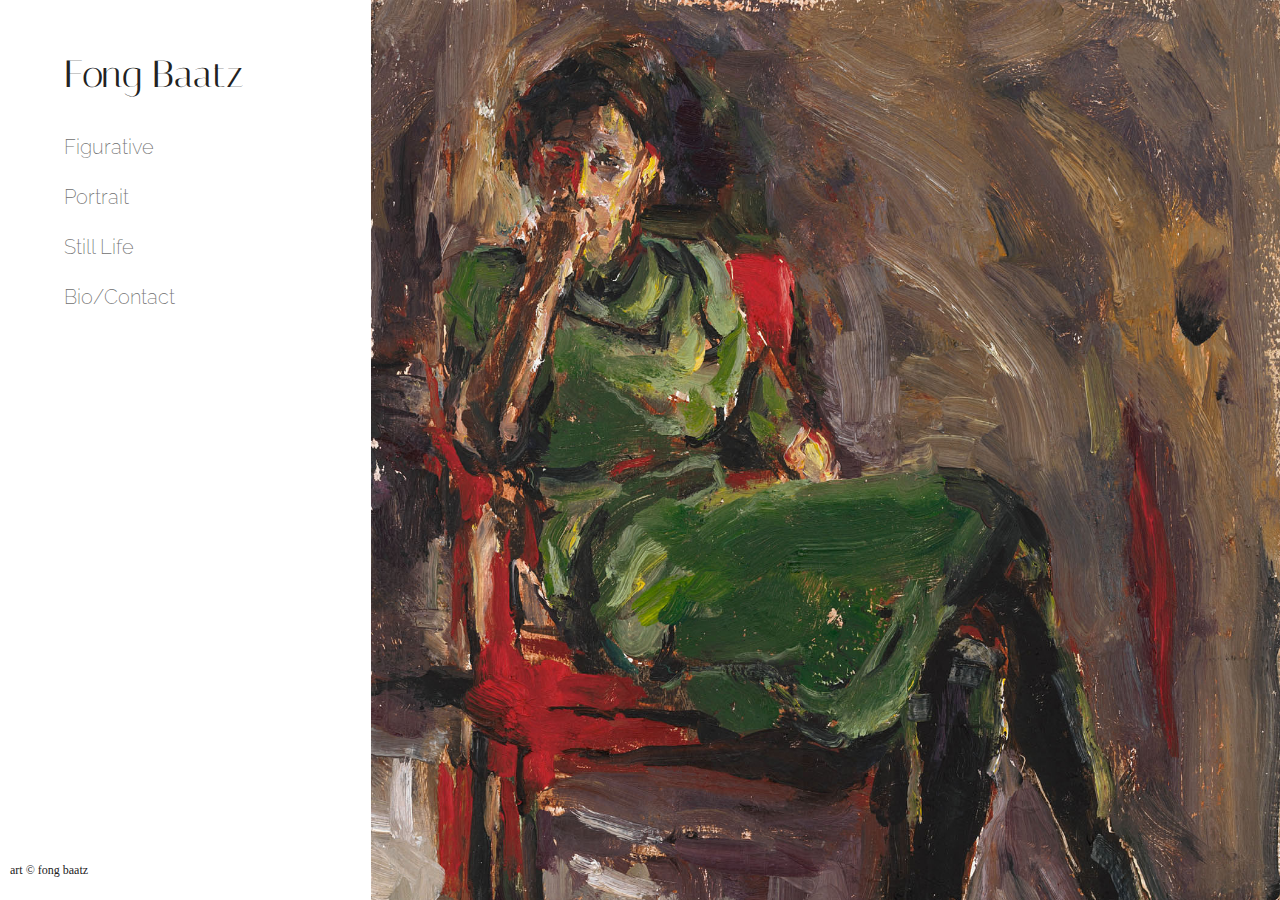
<file: index.html>
<!DOCTYPE html>
<!-- website by nadine. see more at endian.me -->
<!-- is this updating? :/ -->
<html lang="en">
<head>
  <title>fong baatz portfolio</title>
  <meta name="viewport" content="width=device-width, initial-scale=1">
  <meta http-equiv="content-type" content="text/html; charset=UTF-8" /> 
    <link rel="icon" href="favico.png" type="image/x-icon"/>
    <link rel="shortcut-icon" type="image/x-icon" href="images/favicon.ico"/>

    <link rel="stylesheet" href="styles/styles.css" type="text/css"/>
    <link rel="stylesheet" href="fancybox/source/jquery.fancybox.css" type="text/css" media="screen" />
    <script type="text/javascript" src="scripts/jquery-1.8.3.min.js"></script>
    <script type="text/javascript" src="scripts/scripts.js"></script>
    <script type="text/javascript" src="fancybox/source/jquery.fancybox.pack.js"></script>
    <link href='http://fonts.googleapis.com/css?family=Italiana|Raleway:400,200' rel='stylesheet' type='text/css'>

    <script type="text/javascript">
      var _gaq = _gaq || [];
      _gaq.push(['_setAccount', 'UA-4623377-4']);
      _gaq.push(['_trackPageview']);

     (function() {
       var ga = document.createElement('script'); ga.type = 'text/javascript'; ga.async = true;
       ga.src = ('https:' == document.location.protocol ? 'https://ssl' : 'http://www') + '.google-analytics.com/ga.js';
       var s = document.getElementsByTagName('script')[0]; s.parentNode.insertBefore(ga, s);
     })();
  </script>
</head>
<body>
  <div id="super-splash">
    <div class='splash' id="left">
      <h1>Fong Baatz</h1>
      <ul id="nav">
        <li><a href="figurative.html">Figurative</a></li>
        <li><a href="portrait.html">Portrait</a></li>
        <li><a href="stilllife.html">Still Life</a></li>
        <li><a href="biography.html">Bio/Contact</a></li>
      </ul> 
      <div id="copyright"> art &copy; fong baatz </div>
    </div>
    <div class='splash' id="right"></div>
  </div>
</body>
</html>
</file>
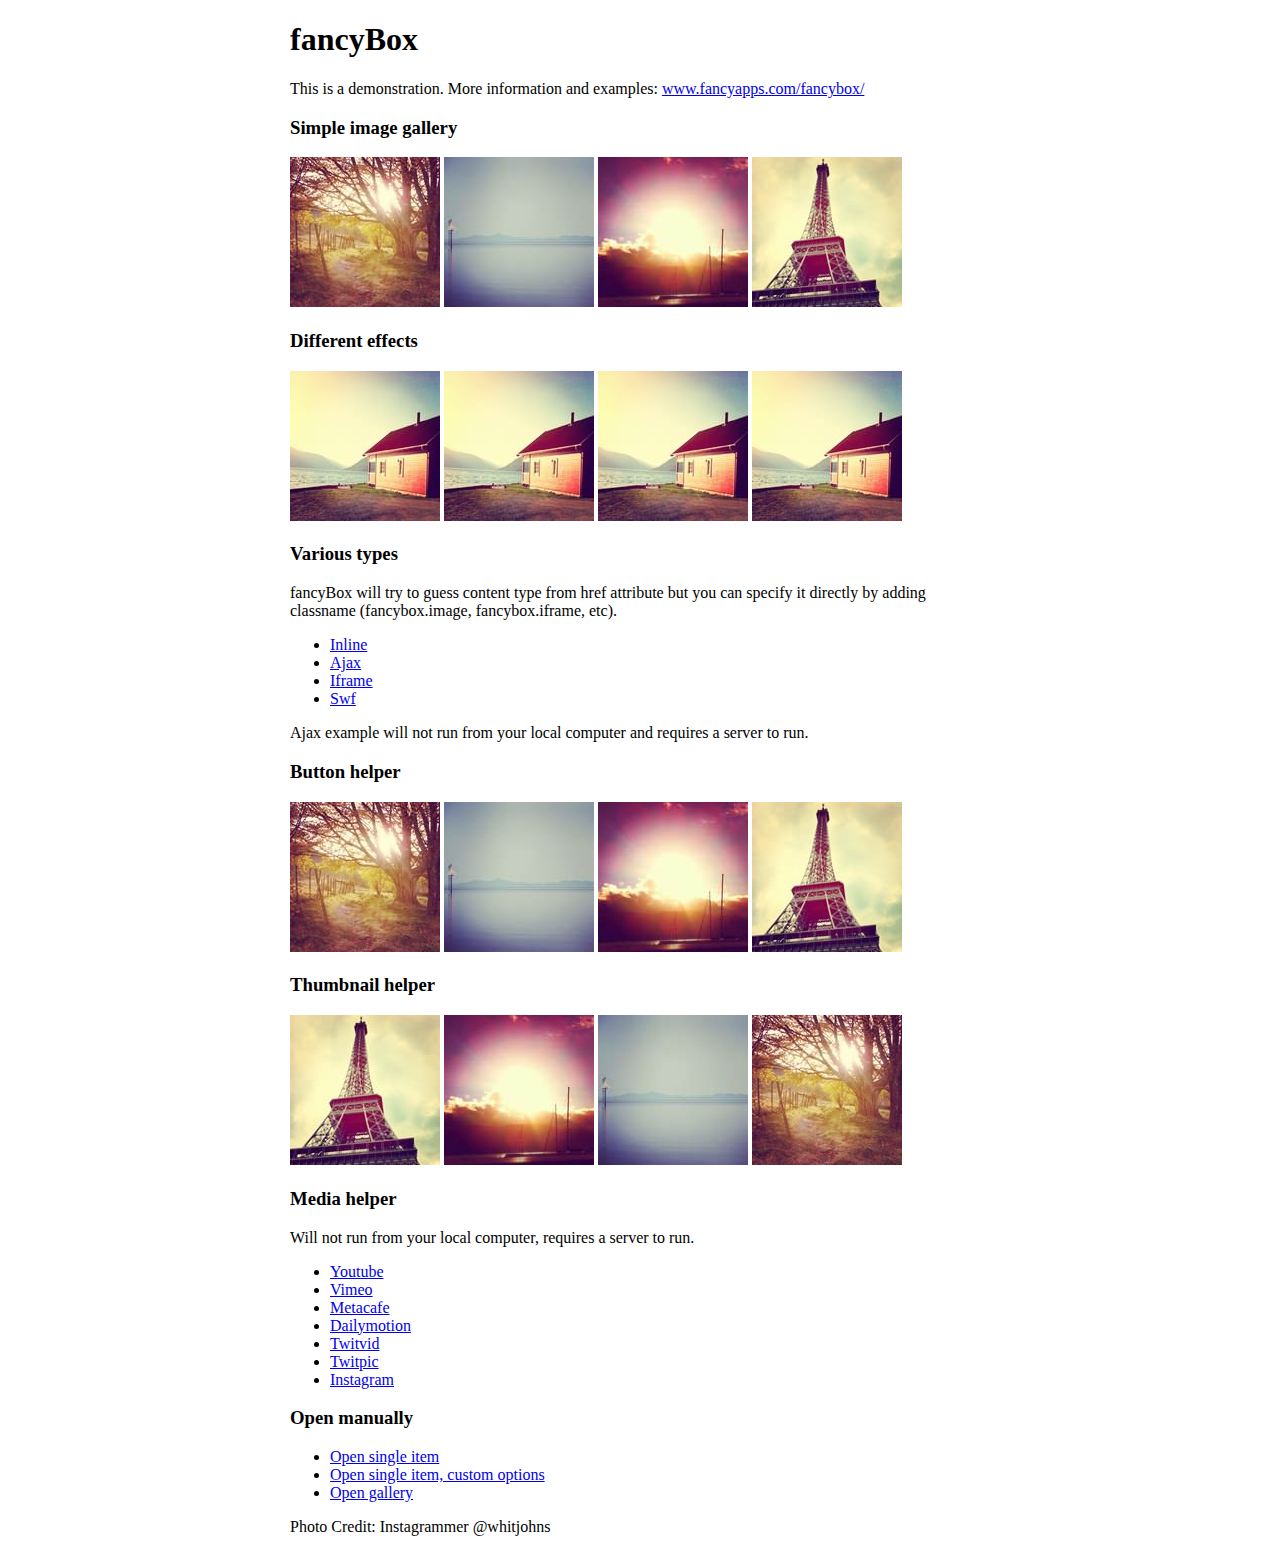
<file: fancybox/demo/index.html>
<!DOCTYPE html>
<html>
<head>
	<title>fancyBox - Fancy jQuery Lightbox Alternative | Demonstration</title>
	<meta http-equiv="Content-Type" content="text/html; charset=UTF-8" />

	<!-- Add jQuery library -->
	<script type="text/javascript" src="../lib/jquery-1.10.1.min.js"></script>

	<!-- Add mousewheel plugin (this is optional) -->
	<script type="text/javascript" src="../lib/jquery.mousewheel-3.0.6.pack.js"></script>

	<!-- Add fancyBox main JS and CSS files -->
	<script type="text/javascript" src="../source/jquery.fancybox.js?v=2.1.5"></script>
	<link rel="stylesheet" type="text/css" href="../source/jquery.fancybox.css?v=2.1.5" media="screen" />

	<!-- Add Button helper (this is optional) -->
	<link rel="stylesheet" type="text/css" href="../source/helpers/jquery.fancybox-buttons.css?v=1.0.5" />
	<script type="text/javascript" src="../source/helpers/jquery.fancybox-buttons.js?v=1.0.5"></script>

	<!-- Add Thumbnail helper (this is optional) -->
	<link rel="stylesheet" type="text/css" href="../source/helpers/jquery.fancybox-thumbs.css?v=1.0.7" />
	<script type="text/javascript" src="../source/helpers/jquery.fancybox-thumbs.js?v=1.0.7"></script>

	<!-- Add Media helper (this is optional) -->
	<script type="text/javascript" src="../source/helpers/jquery.fancybox-media.js?v=1.0.6"></script>

	<script type="text/javascript">
		$(document).ready(function() {
			/*
			 *  Simple image gallery. Uses default settings
			 */

			$('.fancybox').fancybox();

			/*
			 *  Different effects
			 */

			// Change title type, overlay closing speed
			$(".fancybox-effects-a").fancybox({
				helpers: {
					title : {
						type : 'outside'
					},
					overlay : {
						speedOut : 0
					}
				}
			});

			// Disable opening and closing animations, change title type
			$(".fancybox-effects-b").fancybox({
				openEffect  : 'none',
				closeEffect	: 'none',

				helpers : {
					title : {
						type : 'over'
					}
				}
			});

			// Set custom style, close if clicked, change title type and overlay color
			$(".fancybox-effects-c").fancybox({
				wrapCSS    : 'fancybox-custom',
				closeClick : true,

				openEffect : 'none',

				helpers : {
					title : {
						type : 'inside'
					},
					overlay : {
						css : {
							'background' : 'rgba(238,238,238,0.85)'
						}
					}
				}
			});

			// Remove padding, set opening and closing animations, close if clicked and disable overlay
			$(".fancybox-effects-d").fancybox({
				padding: 0,

				openEffect : 'elastic',
				openSpeed  : 150,

				closeEffect : 'elastic',
				closeSpeed  : 150,

				closeClick : true,

				helpers : {
					overlay : null
				}
			});

			/*
			 *  Button helper. Disable animations, hide close button, change title type and content
			 */

			$('.fancybox-buttons').fancybox({
				openEffect  : 'none',
				closeEffect : 'none',

				prevEffect : 'none',
				nextEffect : 'none',

				closeBtn  : false,

				helpers : {
					title : {
						type : 'inside'
					},
					buttons	: {}
				},

				afterLoad : function() {
					this.title = 'Image ' + (this.index + 1) + ' of ' + this.group.length + (this.title ? ' - ' + this.title : '');
				}
			});


			/*
			 *  Thumbnail helper. Disable animations, hide close button, arrows and slide to next gallery item if clicked
			 */

			$('.fancybox-thumbs').fancybox({
				prevEffect : 'none',
				nextEffect : 'none',

				closeBtn  : false,
				arrows    : false,
				nextClick : true,

				helpers : {
					thumbs : {
						width  : 50,
						height : 50
					}
				}
			});

			/*
			 *  Media helper. Group items, disable animations, hide arrows, enable media and button helpers.
			*/
			$('.fancybox-media')
				.attr('rel', 'media-gallery')
				.fancybox({
					openEffect : 'none',
					closeEffect : 'none',
					prevEffect : 'none',
					nextEffect : 'none',

					arrows : false,
					helpers : {
						media : {},
						buttons : {}
					}
				});

			/*
			 *  Open manually
			 */

			$("#fancybox-manual-a").click(function() {
				$.fancybox.open('1_b.jpg');
			});

			$("#fancybox-manual-b").click(function() {
				$.fancybox.open({
					href : 'iframe.html',
					type : 'iframe',
					padding : 5
				});
			});

			$("#fancybox-manual-c").click(function() {
				$.fancybox.open([
					{
						href : '1_b.jpg',
						title : 'My title'
					}, {
						href : '2_b.jpg',
						title : '2nd title'
					}, {
						href : '3_b.jpg'
					}
				], {
					helpers : {
						thumbs : {
							width: 75,
							height: 50
						}
					}
				});
			});


		});
	</script>
	<style type="text/css">
		.fancybox-custom .fancybox-skin {
			box-shadow: 0 0 50px #222;
		}

		body {
			max-width: 700px;
			margin: 0 auto;
		}
	</style>
</head>
<body>
	<h1>fancyBox</h1>

	<p>This is a demonstration. More information and examples: <a href="http://fancyapps.com/fancybox/">www.fancyapps.com/fancybox/</a></p>

	<h3>Simple image gallery</h3>
	<p>
		<a class="fancybox" href="1_b.jpg" data-fancybox-group="gallery" title="Lorem ipsum dolor sit amet"><img src="1_s.jpg" alt="" /></a>

		<a class="fancybox" href="2_b.jpg" data-fancybox-group="gallery" title="Etiam quis mi eu elit temp"><img src="2_s.jpg" alt="" /></a>

		<a class="fancybox" href="3_b.jpg" data-fancybox-group="gallery" title="Cras neque mi, semper leon"><img src="3_s.jpg" alt="" /></a>

		<a class="fancybox" href="4_b.jpg" data-fancybox-group="gallery" title="Sed vel sapien vel sem uno"><img src="4_s.jpg" alt="" /></a>
	</p>

	<h3>Different effects</h3>
	<p>
		<a class="fancybox-effects-a" href="5_b.jpg" title="Lorem ipsum dolor sit amet, consectetur adipiscing elit"><img src="5_s.jpg" alt="" /></a>

		<a class="fancybox-effects-b" href="5_b.jpg" title="Lorem ipsum dolor sit amet, consectetur adipiscing elit"><img src="5_s.jpg" alt="" /></a>

		<a class="fancybox-effects-c" href="5_b.jpg" title="Lorem ipsum dolor sit amet, consectetur adipiscing elit"><img src="5_s.jpg" alt="" /></a>

		<a class="fancybox-effects-d" href="5_b.jpg" title="Lorem ipsum dolor sit amet, consectetur adipiscing elit"><img src="5_s.jpg" alt="" /></a>
	</p>

	<h3>Various types</h3>
	<p>
		fancyBox will try to guess content type from href attribute but you can specify it directly by adding classname (fancybox.image, fancybox.iframe, etc).
	</p>
	<ul>
		<li><a class="fancybox" href="#inline1" title="Lorem ipsum dolor sit amet">Inline</a></li>
		<li><a class="fancybox fancybox.ajax" href="ajax.txt">Ajax</a></li>
		<li><a class="fancybox fancybox.iframe" href="iframe.html">Iframe</a></li>
		<li><a class="fancybox" href="http://www.adobe.com/jp/events/cs3_web_edition_tour/swfs/perform.swf">Swf</a></li>
	</ul>

	<div id="inline1" style="width:400px;display: none;">
		<h3>Etiam quis mi eu elit</h3>
		<p>
			Lorem ipsum dolor sit amet, consectetur adipiscing elit. Etiam quis mi eu elit tempor facilisis id et neque. Nulla sit amet sem sapien. Vestibulum imperdiet porta ante ac ornare. Nulla et lorem eu nibh adipiscing ultricies nec at lacus. Cras laoreet ultricies sem, at blandit mi eleifend aliquam. Nunc enim ipsum, vehicula non pretium varius, cursus ac tortor. Vivamus fringilla congue laoreet. Quisque ultrices sodales orci, quis rhoncus justo auctor in. Phasellus dui eros, bibendum eu feugiat ornare, faucibus eu mi. Nunc aliquet tempus sem, id aliquam diam varius ac. Maecenas nisl nunc, molestie vitae eleifend vel, iaculis sed magna. Aenean tempus lacus vitae orci posuere porttitor eget non felis. Donec lectus elit, aliquam nec eleifend sit amet, vestibulum sed nunc.
		</p>
	</div>

	<p>
		Ajax example will not run from your local computer and requires a server to run.
	</p>

	<h3>Button helper</h3>
	<p>
		<a class="fancybox-buttons" data-fancybox-group="button" href="1_b.jpg"><img src="1_s.jpg" alt="" /></a>

		<a class="fancybox-buttons" data-fancybox-group="button" href="2_b.jpg"><img src="2_s.jpg" alt="" /></a>

		<a class="fancybox-buttons" data-fancybox-group="button" href="3_b.jpg"><img src="3_s.jpg" alt="" /></a>

		<a class="fancybox-buttons" data-fancybox-group="button" href="4_b.jpg"><img src="4_s.jpg" alt="" /></a>
	</p>

	<h3>Thumbnail helper</h3>
	<p>
		<a class="fancybox-thumbs" data-fancybox-group="thumb" href="4_b.jpg"><img src="4_s.jpg" alt="" /></a>

		<a class="fancybox-thumbs" data-fancybox-group="thumb" href="3_b.jpg"><img src="3_s.jpg" alt="" /></a>

		<a class="fancybox-thumbs" data-fancybox-group="thumb" href="2_b.jpg"><img src="2_s.jpg" alt="" /></a>

		<a class="fancybox-thumbs" data-fancybox-group="thumb" href="1_b.jpg"><img src="1_s.jpg" alt="" /></a>
	</p>

	<h3>Media helper</h3>
	<p>
		Will not run from your local computer, requires a server to run.
	</p>

	<ul>
		<li><a class="fancybox-media" href="http://www.youtube.com/watch?v=opj24KnzrWo">Youtube</a></li>
		<li><a class="fancybox-media" href="http://vimeo.com/47480346">Vimeo</a></li>
		<li><a class="fancybox-media" href="http://www.metacafe.com/watch/7635964/">Metacafe</a></li>
		<li><a class="fancybox-media" href="http://www.dailymotion.com/video/xoeylt_electric-guest-this-head-i-hold_music">Dailymotion</a></li>
		<li><a class="fancybox-media" href="http://twitvid.com/QY7MD">Twitvid</a></li>
		<li><a class="fancybox-media" href="http://twitpic.com/7p93st">Twitpic</a></li>
		<li><a class="fancybox-media" href="http://instagr.am/p/IejkuUGxQn">Instagram</a></li>
	</ul>

	<h3>Open manually</h3>
	<ul>
		<li><a id="fancybox-manual-a" href="javascript:;">Open single item</a></li>
		<li><a id="fancybox-manual-b" href="javascript:;">Open single item, custom options</a></li>
		<li><a id="fancybox-manual-c" href="javascript:;">Open gallery</a></li>
	</ul>

	<p>
		Photo Credit: Instagrammer @whitjohns
	</p>
</body>
</html>
</file>
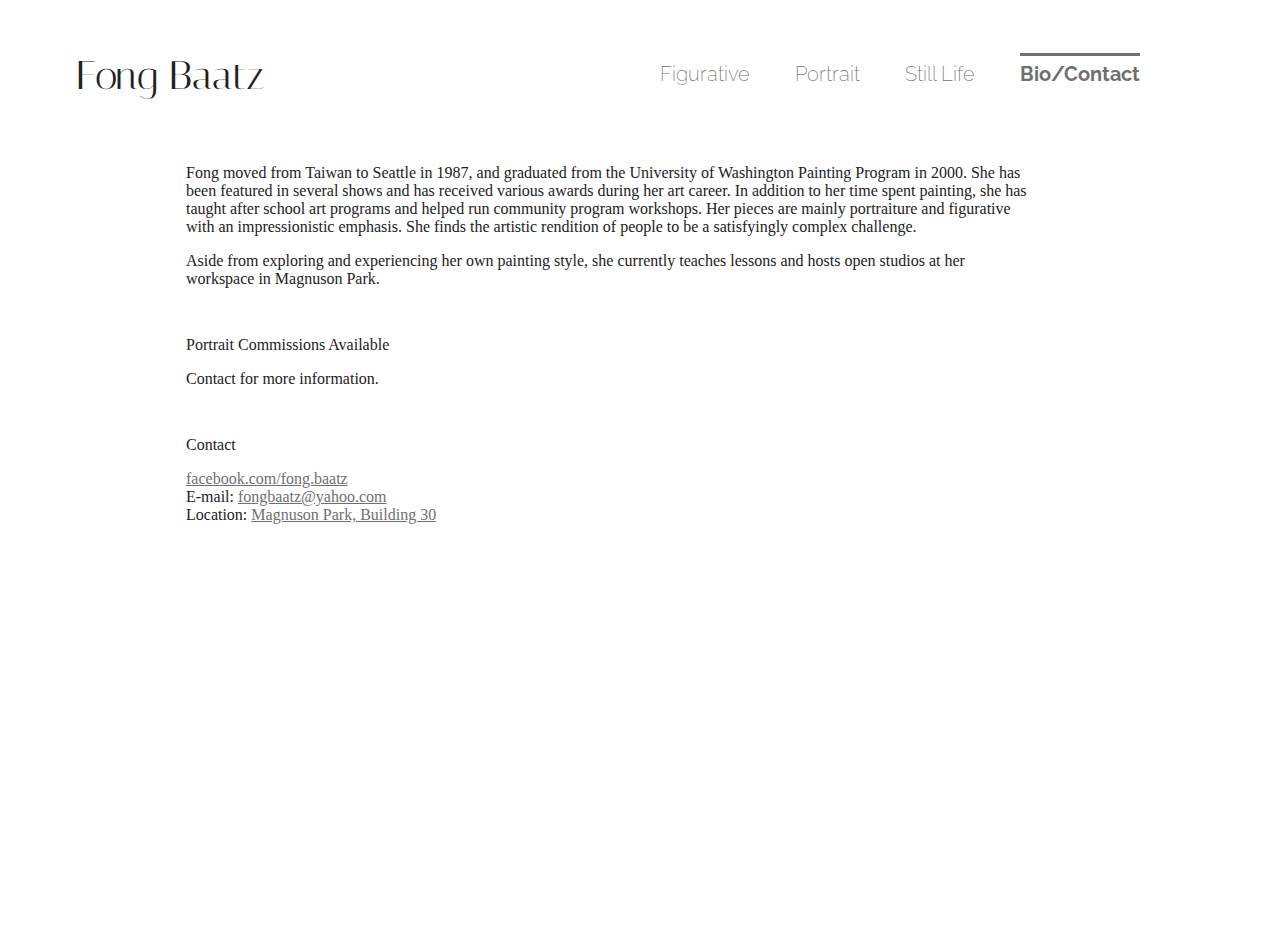
<file: biography.html>
<!DOCTYPE html>
<!-- website by nadine. see more at endian.me -->
<html lang="en">
<head>
  <title>fong baatz portfolio</title>
  <meta content="width=320,initial-scale=1,maximum-scale=1" name="viewport">
  <meta http-equiv="content-type" content="text/html; charset=UTF-8" /> 
    <link rel="icon" href="favico.png" type="image/x-icon"/>
    <link rel="shortcut-icon" type="image/x-icon" href="images/favicon.ico"/>

    <link rel="stylesheet" href="styles/styles.css" type="text/css"/>
    <link rel="stylesheet" href="fancybox/source/jquery.fancybox.css" type="text/css" media="screen" />
    <script type="text/javascript" src="scripts/jquery-1.8.3.min.js"></script>
    <script type="text/javascript" src="scripts/scripts.js"></script>
    <script type="text/javascript" src="fancybox/source/jquery.fancybox.pack.js"></script>
    <link href='http://fonts.googleapis.com/css?family=Italiana|Raleway:400,200' rel='stylesheet' type='text/css'>

    <script type="text/javascript">
      var _gaq = _gaq || [];
      _gaq.push(['_setAccount', 'UA-4623377-4']);
      _gaq.push(['_trackPageview']);

     (function() {
       var ga = document.createElement('script'); ga.type = 'text/javascript'; ga.async = true;
       ga.src = ('https:' == document.location.protocol ? 'https://ssl' : 'http://www') + '.google-analytics.com/ga.js';
       var s = document.getElementsByTagName('script')[0]; s.parentNode.insertBefore(ga, s);
     })();
  </script>
</head>
<body>
  <div id="header" class="internal">
    <a href="index.html"><h1>Fong Baatz</h1></a>
    <ul id="nav">
      <li><a href="figurative.html">Figurative</a></li>
      <li><a href="portrait.html">Portrait</a></li>
      <li><a href="stilllife.html">Still Life</a></li>
      <li><a class="active" href="biography.html">Bio/Contact</a></li>
    </ul> 
  </div>
  <div id="container">
  <p>Fong moved from Taiwan to Seattle in 1987, and graduated from the University of Washington Painting Program in 2000. She has been featured in several shows and has received various awards during her art career. In addition to her time spent painting, she has taught after school art programs and helped run community program workshops. Her pieces are mainly portraiture and figurative with an impressionistic emphasis. She finds the artistic rendition of people to be a satisfyingly complex challenge.  </p>

  <p>Aside from exploring and experiencing her own painting style, she currently teaches lessons and hosts open studios at her workspace in Magnuson Park.  </p>

  <h2 class="contact">Portrait Commissions Available</h2>
  <p>
    Contact for more information.
  </p>

  <h2 class="contact">Contact</h2>
  <p>
  <a href="http://facebook.com/fong.baatz" target="_new">facebook.com/fong.baatz</a><br/>
  E-mail: <a href="mailto:fongbaatz@yahoo.com">fongbaatz@yahoo.com</a></br>
  Location: <a href="https://www.google.com/maps/preview#!q=Plant+Amnesty&data=!1m4!1m3!1d1284!2d-122.2617438!3d47.6825221!4m32!2m14!1m13!1s0x0%3A0xef84f511437cffa9!3m8!1m3!1d1284!2d-122.2615132!3d47.6827026!3m2!1i1273!2i734!4f13.1!4m2!3d47.682693!4d-122.2606337!5m16!2m15!1m14!1s0x5490130a2c4843e7%3A0x613bb9df75359633!2smagnuson+park+building+30!3m8!1m3!1d2567!2d-122.2608346!3d47.6812562!3m2!1i1273!2i734!4f13.1!4m2!3d47.681353!4d-122.259335" target="_new">Magnuson Park, Building 30</a>
  </p>

  </div>
</body>
</html>
</file>
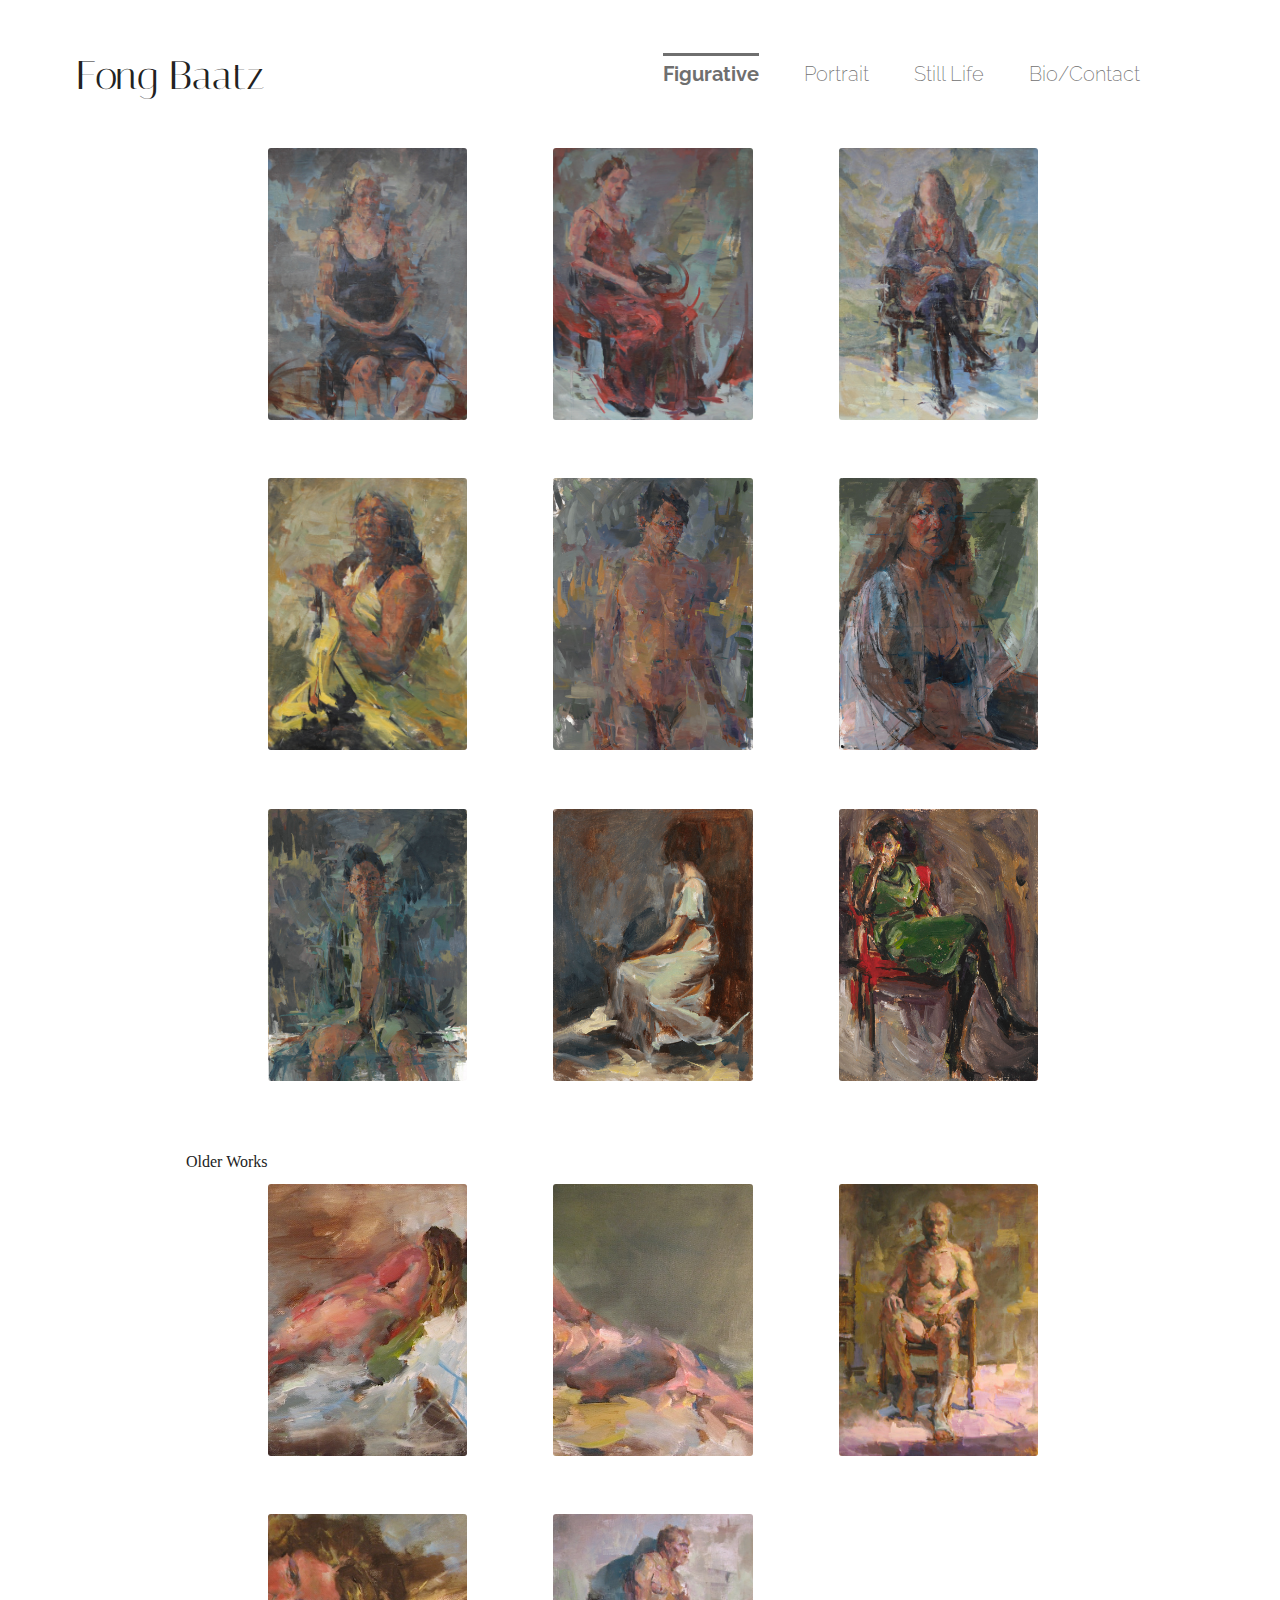
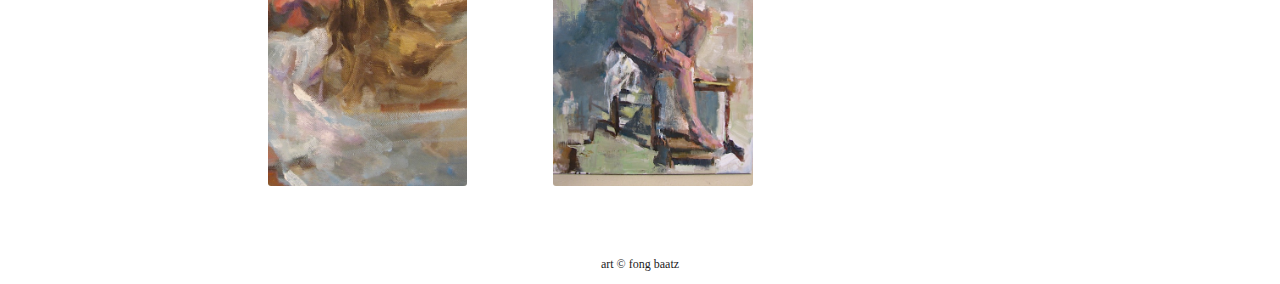
<file: figurative.html>
<!DOCTYPE html>
<!-- website by nadine. see more at endian.me -->
<html lang="en">
<head>
  <title>fong baatz portfolio</title>
  <meta content="width=320,initial-scale=1,maximum-scale=1" name="viewport">
  <meta http-equiv="content-type" content="text/html; charset=UTF-8" /> 
    <link rel="icon" href="favico.png" type="image/x-icon"/>
    <link rel="shortcut-icon" type="image/x-icon" href="images/favicon.ico"/>

    <link rel="stylesheet" href="styles/styles.css" type="text/css"/>
    <link rel="stylesheet" href="fancybox/source/jquery.fancybox.css" type="text/css" media="screen" />
    <script type="text/javascript" src="scripts/jquery-1.8.3.min.js"></script>
    <script type="text/javascript" src="scripts/scripts.js"></script>
    <script type="text/javascript" src="fancybox/source/jquery.fancybox.pack.js"></script>
    <link href='http://fonts.googleapis.com/css?family=Italiana|Raleway:400,200' rel='stylesheet' type='text/css'>

    <script type="text/javascript">
      var _gaq = _gaq || [];
      _gaq.push(['_setAccount', 'UA-4623377-4']);
      _gaq.push(['_trackPageview']);

     (function() {
       var ga = document.createElement('script'); ga.type = 'text/javascript'; ga.async = true;
       ga.src = ('https:' == document.location.protocol ? 'https://ssl' : 'http://www') + '.google-analytics.com/ga.js';
       var s = document.getElementsByTagName('script')[0]; s.parentNode.insertBefore(ga, s);
     })();
  </script>
</head>
<body>
  <div id="header" class="internal">
    <a href="index.html"><h1>Fong Baatz</h1></a>
    <ul id="nav">
      <li><a class="active" href="figurative.html">Figurative</a></li>
      <li><a href="portrait.html">Portrait</a></li>
      <li><a href="stilllife.html">Still Life</a></li>
      <li><a href="biography.html">Bio/Contact</a></li>
    </ul> 
  </div>
  <div id="container">
    <a class="fancybox buttons" title='Untitled. Oil on canvas, 16" x 12"' data-fancybox-group="button" href="content/figurative/21/thumbnail.jpg">
      <div style="background-image:url(content/figurative/21/thumbnail.jpg);" class="special"></div>
    </a>
    <a class="fancybox buttons" title='Untitled. Oil on canvas, 16" x 12"' data-fancybox-group="button" href="content/figurative/22/thumbnail.jpg">
      <div style="background-image:url(content/figurative/22/thumbnail.jpg);" class="special"></div>
    </a>
    <a class="fancybox buttons" title='Untitled. Oil on canvas, 16" x 12"' data-fancybox-group="button" href="content/figurative/24/thumbnail.jpg">
      <div style="background-image:url(content/figurative/24/thumbnail.jpg);" class="special"></div>
    </a>
    <a class="fancybox buttons" title='Untitled. Oil on canvas, 16" x 12"' data-fancybox-group="button" href="content/figurative/25/thumbnail.jpg">
      <div style="background-image:url(content/figurative/25/thumbnail.jpg);" class="special"></div>
    </a>
    <a class="fancybox buttons" title='Girl in a white dress. Oil on canvas, 16"x12"' data-fancybox-group="button" href="content/figurative/12/thumbnail.jpg">
      <div style="background-image:url(content/figurative/12/thumbnail.jpg);" class="special"></div>
    </a>
    <a class="fancybox buttons" title='Untitled. Oil on canvas, 16" x 12"' data-fancybox-group="button" href="content/figurative/16/thumbnail.jpg">
      <div style="background-image:url(content/figurative/16/thumbnail.jpg);" class="special"></div>
    </a>
    <a class="fancybox buttons" title='Untitled. Oil on canvas, 16" x 12"' data-fancybox-group="button" href="content/figurative/19/thumbnail.jpg">
      <div style="background-image:url(content/figurative/19/thumbnail.jpg);" class="special"></div>
    </a>
    <a class="fancybox buttons" title='Untitled. Oil on canvas, 16" x 12"' data-fancybox-group="button" href="content/figurative/26/thumbnail.jpg">
      <div style="background-image:url(content/figurative/26/thumbnail.jpg);" class="special"></div>
    </a>
    <a class="fancybox buttons" title='A green lady with red chair. Oil on canvas, 12"x16"' data-fancybox-group="button" href="content/figurative/56/thumbnail.jpg">
      <div style="background-image:url(content/figurative/56/thumbnail.jpg);" class="special"></div>
    </a>

    <h2>Older Works</h2>
    <a class="fancybox buttons" title='Reclining nude, oil on canvas, 12" x 16"' data-fancybox-group="button" href="content/figurative/old/15/thumbnail.jpg">
      <div style="background-image:url(content/figurative/old/15/thumbnail.jpg);" class="special"></div>
    </a>
    <a class="fancybox buttons" title='Untitled, oil on canvas, 12" x 16"' data-fancybox-group="button" href="content/figurative/old/22/thumbnail.jpg">
      <div style="background-image:url(content/figurative/old/22/thumbnail.jpg);" class="special"></div>
    </a>
    <a class="fancybox buttons" title='Untitled, oil on canvas, 24" x 18"' data-fancybox-group="button" href="content/figurative/old/35/thumbnail.jpg">
      <div style="background-image:url(content/figurative/old/35/thumbnail.jpg);" class="special"></div>
    </a>
    <a class="fancybox buttons" title='Detail of reclining lady, oil on canvas, 12"x16"' data-fancybox-group="button" href="content/figurative/old/38/thumbnail.jpg">
      <div style="background-image:url(content/figurative/old/38/thumbnail.jpg);" class="special"></div>
    </a>
    <a class="fancybox buttons" title='Man resting on stools, oil on canvas, 20"x16"' data-fancybox-group="button" href="content/figurative/old/44/thumbnail.jpg">
      <div style="background-image:url(content/figurative/old/44/thumbnail.jpg);" class="special"></div>
    </a>


    <div id="copyright"> art &copy; fong baatz </div>
  </div>
</body>
</html>
</file>
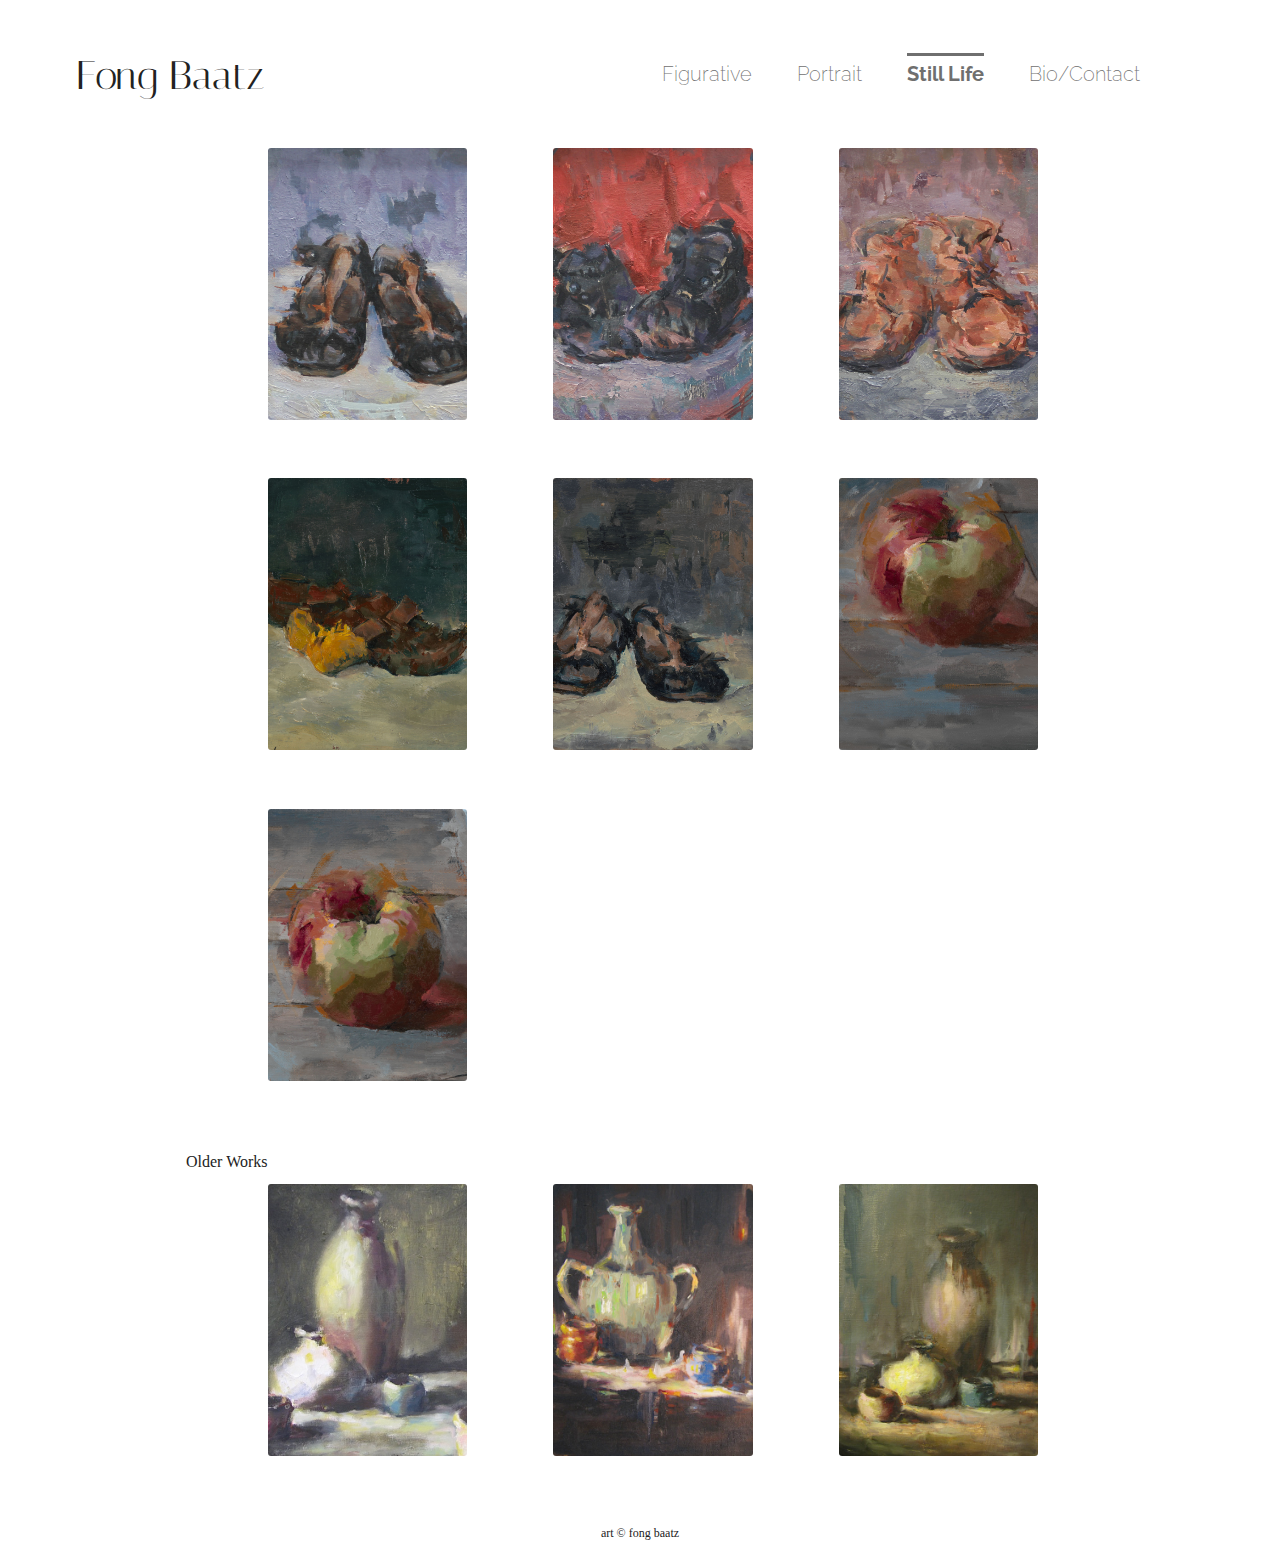
<file: stilllife.html>
<!DOCTYPE html>
<!-- website by nadine. see more at endian.me -->
<html lang="en">
<head>
  <title>fong baatz portfolio</title>
  <meta content="width=320,initial-scale=1,maximum-scale=1" name="viewport">
  <meta http-equiv="content-type" content="text/html; charset=UTF-8" /> 
    <link rel="icon" href="favico.png" type="image/x-icon"/>
    <link rel="shortcut-icon" type="image/x-icon" href="images/favicon.ico"/>

    <link rel="stylesheet" href="styles/styles.css" type="text/css"/>
    <link rel="stylesheet" href="fancybox/source/jquery.fancybox.css" type="text/css" media="screen" />
    <script type="text/javascript" src="scripts/jquery-1.8.3.min.js"></script>
    <script type="text/javascript" src="scripts/scripts.js"></script>
    <script type="text/javascript" src="fancybox/source/jquery.fancybox.pack.js"></script>
    <link href='http://fonts.googleapis.com/css?family=Italiana|Raleway:400,200' rel='stylesheet' type='text/css'>

    <script type="text/javascript">
      var _gaq = _gaq || [];
      _gaq.push(['_setAccount', 'UA-4623377-4']);
      _gaq.push(['_trackPageview']);

     (function() {
       var ga = document.createElement('script'); ga.type = 'text/javascript'; ga.async = true;
       ga.src = ('https:' == document.location.protocol ? 'https://ssl' : 'http://www') + '.google-analytics.com/ga.js';
       var s = document.getElementsByTagName('script')[0]; s.parentNode.insertBefore(ga, s);
     })();
  </script>
</head>
<body>
  <div id="header" class="internal">
    <a href="index.html"><h1>Fong Baatz</h1></a>
    <ul id="nav">
      <li><a href="figurative.html">Figurative</a></li>
      <li><a href="portrait.html">Portrait</a></li>
      <li><a class="active" href="still_life.html">Still Life</a></li>
      <li><a href="biography.html">Bio/Contact</a></li>
    </ul> 
  </div>
  <div id="container">
    <a class="fancybox buttons" title='Untitled. Oil on canvas, 6"x6"' data-fancybox-group="button" href="content/still_life/1/thumbnail.jpg">
      <div style="background-position-x:55%;background-image:url(content/still_life/1/thumbnail.jpg);" class="special"></div>
    </a>
    <a class="fancybox buttons" title='Untitled. Oil on canvas, 6"x6"' data-fancybox-group="button" href="content/still_life/2/thumbnail.jpg">
      <div style="background-position-x:55%;background-image:url(content/still_life/2/thumbnail.jpg);" class="special"></div>
    </a>
    <a class="fancybox buttons" title='Untitled. Oil on canvas, 6"x6"' data-fancybox-group="button" href="content/still_life/3/thumbnail.jpg">
      <div style="background-position-x:55%;background-image:url(content/still_life/3/thumbnail.jpg);" class="special"></div>
    </a>
    <a class="fancybox buttons" title='' data-fancybox-group="button" href="content/still_life/66/thumbnail.jpg">
      <div style="background-position-x:55%;background-image:url(content/still_life/66/thumbnail.jpg);" class="special"></div>
    </a>
    <a class="fancybox buttons" title='' data-fancybox-group="button" href="content/still_life/71/thumbnail.jpg">
      <div style="background-image:url(content/still_life/71/thumbnail.jpg);" class="special"></div>
    </a>
    <a class="fancybox buttons" title='' data-fancybox-group="button" href="content/still_life/77/thumbnail.jpg">
      <div style="background-position-x:77%;background-image:url(content/still_life/77/thumbnail.jpg);" class="special"></div>
    </a>
    <a class="fancybox buttons" title='' data-fancybox-group="button" href="content/still_life/78/thumbnail.jpg">
      <div style="background-position-x:8%;background-image:url(content/still_life/78/thumbnail.jpg);" class="special"></div>
    </a>
    <h2>Older Works</h2>
    <a class="fancybox buttons" title='A cup, oil on canvas, 18"x14"' data-fancybox-group="button" href="content/still_life/old/4/thumbnail.jpg">
      <div style="background-position-x:33%;background-image:url(content/still_life/old/4/thumbnail.jpg);" class="special"></div>
    </a>
    <a class="fancybox buttons" title='Untitled, oil on canvas, 14"x11"' data-fancybox-group="button" href="content/still_life/old/25/thumbnail.jpg">
      <div style="background-image:url(content/still_life/old/25/thumbnail.jpg);" class="special"></div>
    </a>
    <a class="fancybox buttons" title='Untitled, oil on canvas, 16"x12"' data-fancybox-group="button" href="content/still_life/old/28/thumbnail.jpg">
      <div style="background-image:url(content/still_life/old/28/thumbnail.jpg);" class="special"></div>
    </a>

    <div id="copyright"> art &copy; fong baatz </div>
  </div>
</body>
</html>
</file>
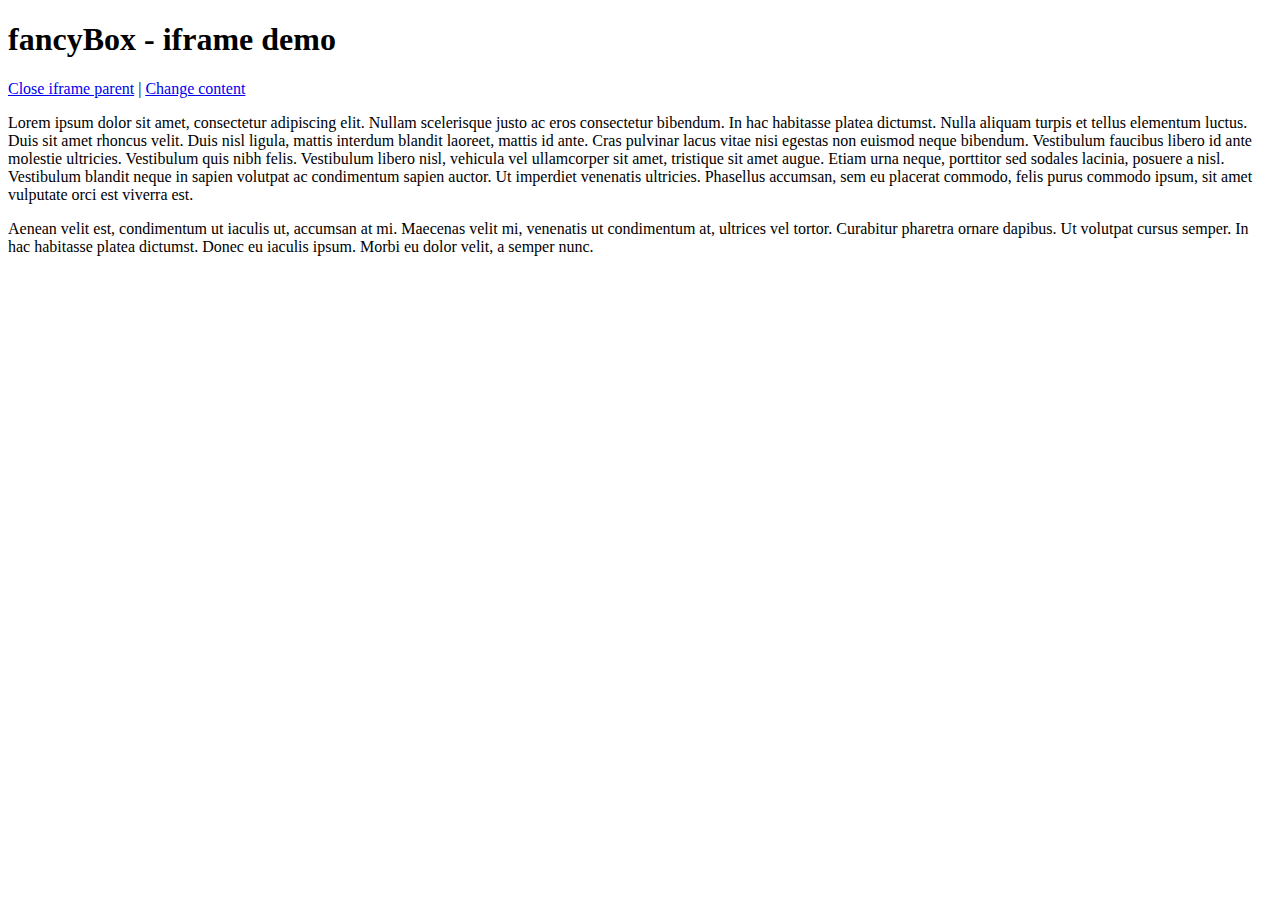
<file: fancybox/demo/iframe.html>
<!DOCTYPE html>
<html>
<head>
	<title>fancyBox - iframe demo</title>
	<meta http-equiv="Content-Type" content="text/html; charset=UTF-8" />
</head>
<body>
	<h1>fancyBox - iframe demo</h1>

	<p>
		<a href="javascript:parent.jQuery.fancybox.close();">Close iframe parent</a>

		|

		<a href="javascript:parent.jQuery.fancybox.open({href : '1_b.jpg', title : 'My title'});">Change content</a>
	</p>

	<p>
		Lorem ipsum dolor sit amet, consectetur adipiscing elit. Nullam scelerisque justo ac eros consectetur bibendum. In hac habitasse platea dictumst. Nulla aliquam turpis et tellus elementum luctus. Duis sit amet rhoncus velit. Duis nisl ligula, mattis interdum blandit laoreet, mattis id ante. Cras pulvinar lacus vitae nisi egestas non euismod neque bibendum. Vestibulum faucibus libero id ante molestie ultricies. Vestibulum quis nibh felis. Vestibulum libero nisl, vehicula vel ullamcorper sit amet, tristique sit amet augue. Etiam urna neque, porttitor sed sodales lacinia, posuere a nisl. Vestibulum blandit neque in sapien volutpat ac condimentum sapien auctor. Ut imperdiet venenatis ultricies. Phasellus accumsan, sem eu placerat commodo, felis purus commodo ipsum, sit amet vulputate orci est viverra est.
	</p>

	<p>
		Aenean velit est, condimentum ut iaculis ut, accumsan at mi. Maecenas velit mi, venenatis ut condimentum at, ultrices vel tortor. Curabitur pharetra ornare dapibus. Ut volutpat cursus semper. In hac habitasse platea dictumst. Donec eu iaculis ipsum. Morbi eu dolor velit, a semper nunc.
	</p>
</body>
</html>
</file>
<file: styles/styles.css>
html,body {
  margin:0px auto;
  font-family: "Georgia", serif;
  color:#222;
  height:100%;
  min-width:320px;
}
a,
a:visited {
  color:#6F6F6F;
}
  a:hover {
    cursor:pointer;
  }
#container {
  box-sizing:border-box;
  width:100%;
  max-width:940px;
  margin:0px auto;
  padding-top:1em;
  padding-left:1em;
  padding-right:1em;
  position:relative;
}
  #container p {
    padding-right:4em;
  }
    .splash #nav {
      position:static;
    }
      .splash #nav li {
        display:block;
        line-height:50px;
      }
    ul#nav {
      margin: 0px auto;
      position:absolute;
      right:5em;
      font-family: "Raleway";
      font-weight:200;
      top:1.5em;
      list-style:none;
      padding:0;
      font-size:20px;
    }
      ul#nav li {
        margin-right:2em;
        display:inline-block;
      }
      ul#nav a {
        text-decoration:none;
        color:#6f6f6f;
        text-align:right;
      }
      ul#nav a.active {
        font-weight: bold;
        border-top: 3px solid #6f6f6f;
        padding-top: 6px;
      }
        ul#nav a:hover {
          text-decoration:underline;
        }
    #header {
      box-sizing:border-box;
      position:relative;
      width:100%;
      height:100px;
      margin:0px auto;
      padding-left:1em;
      margin-top:2em;
      -webkit-transition: all 0.1s linear;
         -moz-transition: all 0.1s linear;
           -o-transition: all 0.1s linear;
              transition: all 0.1s linear;
    }
      h1 {
        font-family: "Italiana";
        font-weight:lighter;
      }
      #header h1 {
        position:absolute;
        box-sizing:border-box;
        top:0em;
        margin:0;
        margin-top:0.5em;
        margin-left:1.5em;
        font-size:30pt;
        color:#222;
        display:inline-block;
      }
h2 {
  font-weight:normal;
  font-size:12pt;
}
#copyright {
  padding:1em 0;
  font-size:9pt;
  text-align:center;
  width:100%;
  box-sizing:border-box;
}
  #copyright a {
    color:#3a3a3a;
  }
  .splash #copyright {
    position:absolute;
    bottom:10px;
    left:10px;
    text-align:left;
  }

#right {
  background-image:url("../content/figurative/56/thumbnail.jpg");
  background-size:cover;
  width:71%;
}
#left {
  padding-left:5%;
  padding-top:25px;
  width:29%;
}
#super-splash {
  width:100%;
  height:100%;
}
.splash {
  width:100%;
  box-sizing:border-box;
  font-size:120%;
  float:left;
  height:100%;
}

/* fancybox */
.fancybox {
  text-decoration:none;
}
.fancybox.buttons div {
  width:22%;
  min-height:272px;
  margin-left:9%;
  margin-bottom:6%;
  max-height:272px;
  background-color:#ccc;
  border-radius:3px;
     -webkit-border-radius: 3px;
  background-size: cover;
  background-position:50% 10%;
  display:inline-block;
}
  .fancybox.buttons div.special {
    background-position-x:81%;
  }
.fancybox-overlay {
  background-image: none !important;
  background-color:rgba(0,0,0,0.8) !important;
}
.contact {
  margin-top:3em !important;
}

@media (max-height:720px) {
  #header {
    margin-top:0;
  }
}

@media (max-width:950px) {
  #header.internal {
    height:180px;
  }
  #header h1 {
    text-align:center;
    margin:0px auto;
    width:100%;
    margin-top:0.5em;
    position:static;
  }
  ul#nav {
    position: static;
    margin: 0px auto;
    margin-left: 0em;
    margin-top:1em;
  }
  ul#nav li {
    display:block;
    padding-left:6px;
  }
    ul#nav a {
      padding-left:6px;
    }
    ul#nav a.active {
      border-top: 0;
      border-left: 3px solid #6f6f6f;
      padding-top: 0px;
    }
}
@media (max-width:670px) {
  #header {
    position:static;
    height:180px;
  }
  .fancybox.buttons div {
    width:45%;
    margin-left:4%;
  }
}
@media (max-width:590px) {
  .splash {
    float:none;
    width:100% !important; 
  }
  #left {
    height:initial;
    padding-top:0;
  }
}
</file>
